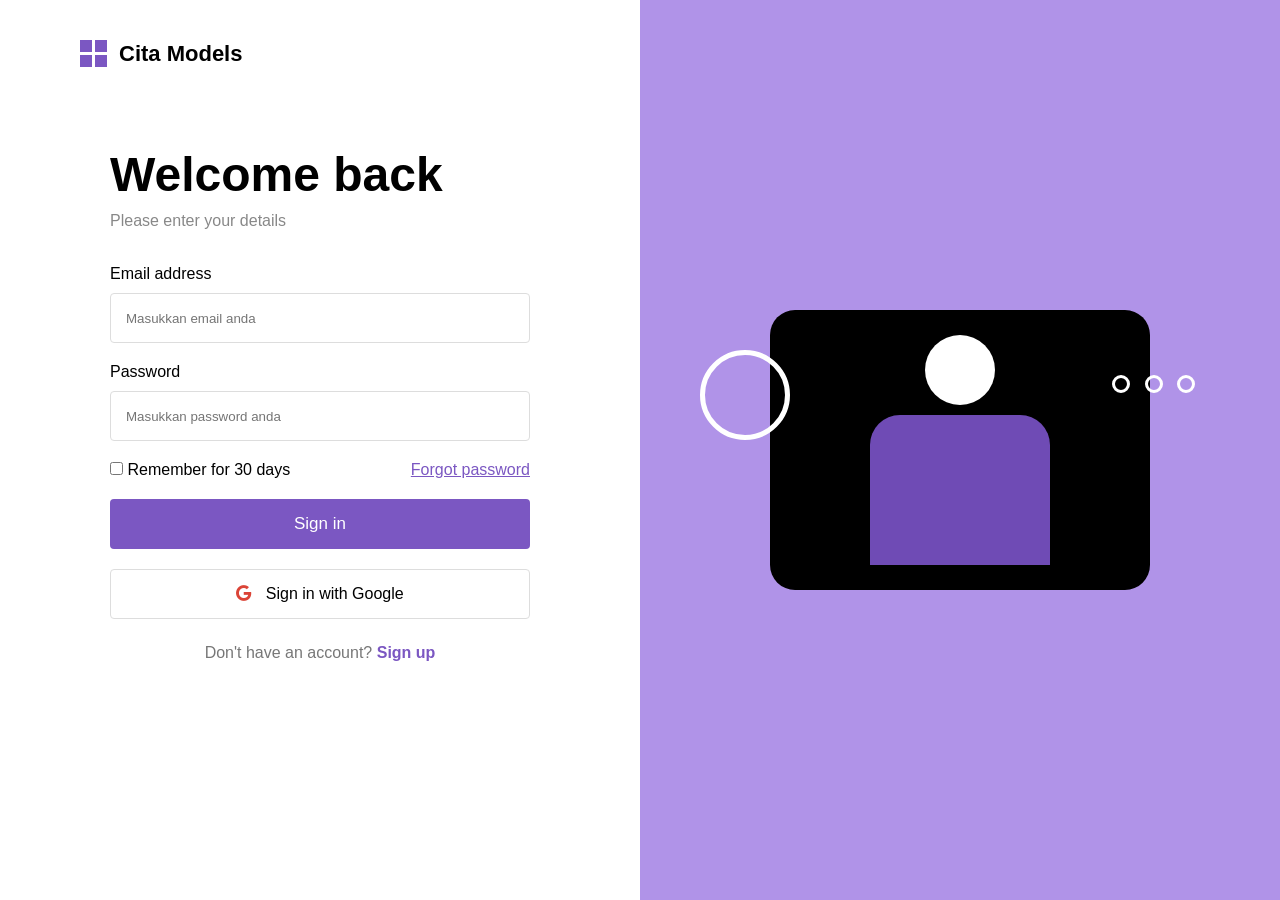
<file: index.html>
<!DOCTYPE html>
<html lang="id">
<head>
    <meta charset="UTF-8">
    <meta name="viewport" content="width=device-width, initial-scale=1.0">
    <title>Cita MOdels Login</title>
    <link rel="stylesheet" href="style.css">
    <link rel="stylesheet" href="https://cdnjs.cloudflare.com/ajax/libs/font-awesome/6.5.1/css/all.min.css">
</head>
<body>

<div class="container">

    <div class="login-section">

        <div class="logo">
            <div class="cube">
                <span></span>
                <span></span>
                <span></span>
                <span></span>
            </div>
            <h2>Cita Models</h2>
        </div>

        <div class="login-box">
            <h1>Welcome back</h1>
            <p>Please enter your details</p>

            <form action="dashboard.html" method="GET" id="loginForm">
                <label>Email address</label>
                <input type="email" placeholder="Masukkan email anda" required>

                <label>Password</label>
                <input type="password" placeholder="Masukkan password anda" required>

                <div class="options">
                    <div>
                        <input type="checkbox" id="remember">
                        <label style="display: inline; font-weight: normal;" for="remember">Remember for 30 days</label>
                    </div>
                    <a href="#">Forgot password</a>
                </div>

                <button type="submit" class="signin-btn">
                    Sign in
                </button>

                <button type="button" class="google-btn">
                    <i class="fab fa-google"></i>
                    Sign in with Google
                </button>

                <div class="signup">
                    Don't have an account?
                    <a href="#">Sign up</a>
                </div>

            </form>
        </div>

    </div>

    <div class="image-section">

        <div class="illustration">

            <div class="circle"></div>

            <div class="screen">
                <div class="person">
                    <div class="head"></div>
                    <div class="body"></div>
                </div>
            </div>

            <div class="dots">
                <span></span>
                <span></span>
                <span></span>
            </div>

        </div>

    </div>

</div>

</body>
</html>
</file>
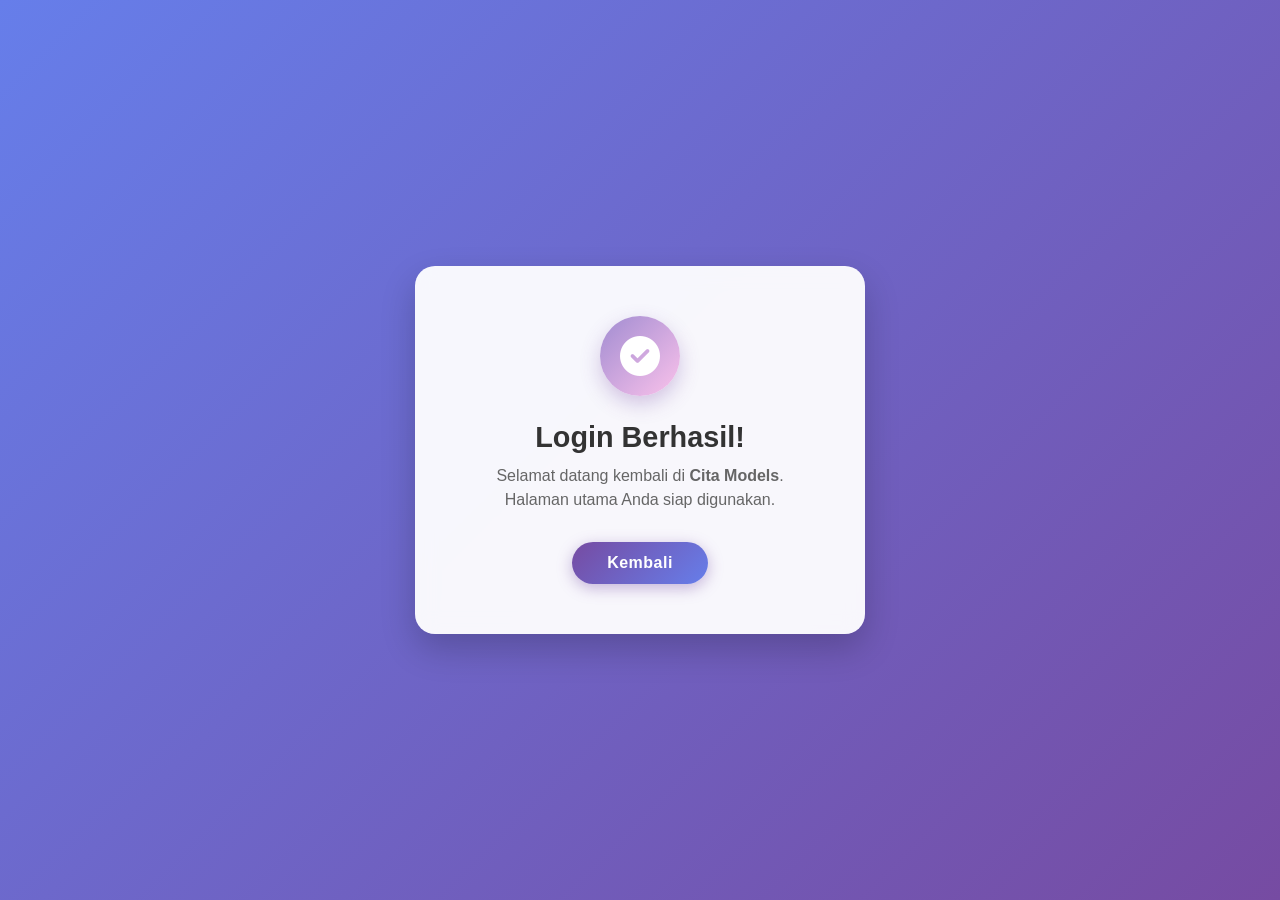
<file: dashboard.html>
<head>
    <meta charset="UTF-8">
    <meta name="viewport" content="width=device-width, initial-scale=1.0">
    <title>Dashboard - Berhasil Login</title>
    <link rel="stylesheet" href="https://cdnjs.cloudflare.com/ajax/libs/font-awesome/6.5.1/css/all.min.css">
    <style>
        * {
            box-sizing: border-box;
            margin: 0;
            padding: 0;
        }
        body {
            font-family: 'Segoe UI', Tahoma, Geneva, Verdana, sans-serif;
            min-height: 100vh;
            
            /* efek gradasi ungu modern (linear-gradient) */
            background: linear-gradient(135deg, #667eea 0%, #764ba2 100%);
            
            display: flex;
            justify-content: center;
            align-items: center;
            padding: 20px;
        }
        .welcome-box {
            text-align: center;
            padding: 50px 40px;
            background: rgba(255, 255, 255, 0.95); /* Putih transparan tipis */
            border-radius: 20px;
            box-shadow: 0 15px 35px rgba(0, 0, 0, 0.2);
            backdrop-filter: blur(10px);
            max-width: 450px;
            width: 100%;
            transition: all 0.3s ease;
        }
        .welcome-box:hover {
            transform: translateY(-5px);
            box-shadow: 0 20px 40px rgba(0, 0, 0, 0.3);
        }
        .icon-box {
            width: 80px;
            height: 80px;
            background: linear-gradient(135deg, #a18cd1 0%, #fbc2eb 100%);
            border-radius: 50%;
            display: flex;
            justify-content: center;
            align-items: center;
            margin: 0 auto 25px auto;
            color: white;
            font-size: 2.5rem;
            box-shadow: 0 8px 20px rgba(118, 75, 162, 0.3);
        }
        h1 {
            color: #333;
            font-size: 1.8rem;
            margin-bottom: 10px;
            font-weight: 700;
        }
        p {
            color: #666;
            font-size: 1rem;
            line-height: 1.5;
            margin-bottom: 30px;
        }
        .logout-btn {
            display: inline-block;
            padding: 12px 35px;
            background: linear-gradient(135deg, #764ba2 0%, #667eea 100%);
            color: white;
            text-decoration: none;
            font-weight: 600;
            border-radius: 25px;
            letter-spacing: 0.5px;
            transition: all 0.3s ease;
            box-shadow: 0 4px 15px rgba(118, 75, 162, 0.4);
        }
        .logout-btn:hover {
            background: linear-gradient(135deg, #667eea 0%, #764ba2 100%);
            box-shadow: 0 6px 20px rgba(118, 75, 162, 0.6);
            transform: scale(1.03);
        }
    </style>
</head>
<body>

<div class="welcome-box">
    <div class="icon-box">
        <i class="fas fa-check-circle"></i>
    </div>
    <h1>Login Berhasil!</h1>
    <p>Selamat datang kembali di <strong>Cita Models</strong>.<br>Halaman utama Anda siap digunakan.</p>
    
    <a href="index.html" class="logout-btn">Kembali</a>
</div>

</body>
</html>
</file>
<file: style.css>
*{
    margin:0;
    padding:0;
    box-sizing:border-box;
    font-family:Arial, Helvetica, sans-serif;
}

body{
    height:100vh;
}

.container{
    display:flex;
    height:100vh;
}

/* BAGIAN KIRI */

.login-section{
    width:50%;
    background:#fff;
    padding:40px 80px;
}

.logo{
    display:flex;
    align-items:center;
    gap:12px;
    margin-bottom:80px;
}

.logo h2{
    font-size:22px;
    font-weight:700;
}

.cube{
    display:grid;
    grid-template-columns:repeat(2,12px);
    gap:3px;
}

.cube span{
    width:12px;
    height:12px;
    background:#7b57c2;
}

.login-box{
    max-width:420px;
    margin:auto;
}

.login-box h1{
    font-size:48px;
    margin-bottom:10px;
}

.login-box p{
    color:#888;
    margin-bottom:35px;
}

label{
    display:block;
    margin-bottom:10px;
    margin-top:20px;
    font-weight:500;
}

input[type="email"],
input[type="password"]{
    width:100%;
    height:50px;
    border:1px solid #ddd;
    border-radius:4px;
    padding:0 15px;
}

.options{
    display:flex;
    justify-content:space-between;
    align-items:center;
    margin:20px 0;
}

.options a{
    color:#7b57c2;
}

.signin-btn{
    width:100%;
    height:50px;
    border:none;
    background:#7b57c2;
    color:white;
    border-radius:4px;
    font-size:17px;
    cursor:pointer;
}

.google-btn{
    width:100%;
    height:50px;
    margin-top:20px;
    border:1px solid #ddd;
    background:white;
    border-radius:4px;
    cursor:pointer;
    font-size:16px;
}

.google-btn i{
    margin-right:10px;
    color:#db4437;
}

.signup{
    text-align:center;
    margin-top:25px;
    color:#777;
}

.signup a{
    color:#7b57c2;
    text-decoration:none;
    font-weight:bold;
}

/* BAGIAN KANAN */

.image-section{
    width:50%;
    background:#b093e8;
    display:flex;
    justify-content:center;
    align-items:center;
}

.illustration{
    position:relative;
}

.screen{
    width:380px;
    height:280px;
    background:black;
    border-radius:25px;
    display:flex;
    justify-content:center;
    align-items:center;
}

.person{
    text-align:center;
}

.head{
    width:70px;
    height:70px;
    background:white;
    border-radius:50%;
    margin:auto;
}

.body{
    width:180px;
    height:150px;
    background:#6f4bb5;
    margin-top:10px;
    border-radius:30px 30px 0 0;
}

.circle{
    position:absolute;
    width:90px;
    height:90px;
    border:5px solid white;
    border-radius:50%;
    left:-70px;
    top:40px;
}

.dots{
    position:absolute;
    right:-50px;
    top:60px;
}

.dots span{
    display:inline-block;
    width:18px;
    height:18px;
    border:3px solid white;
    border-radius:50%;
    margin:5px;
}

@media(max-width:900px){

    .container{
        flex-direction:column;
    }

    .login-section,
    .image-section{
        width:100%;
    }

    .image-section{
        display:none;
    }

    .login-section{
        padding:30px;
    }
}
</file>
